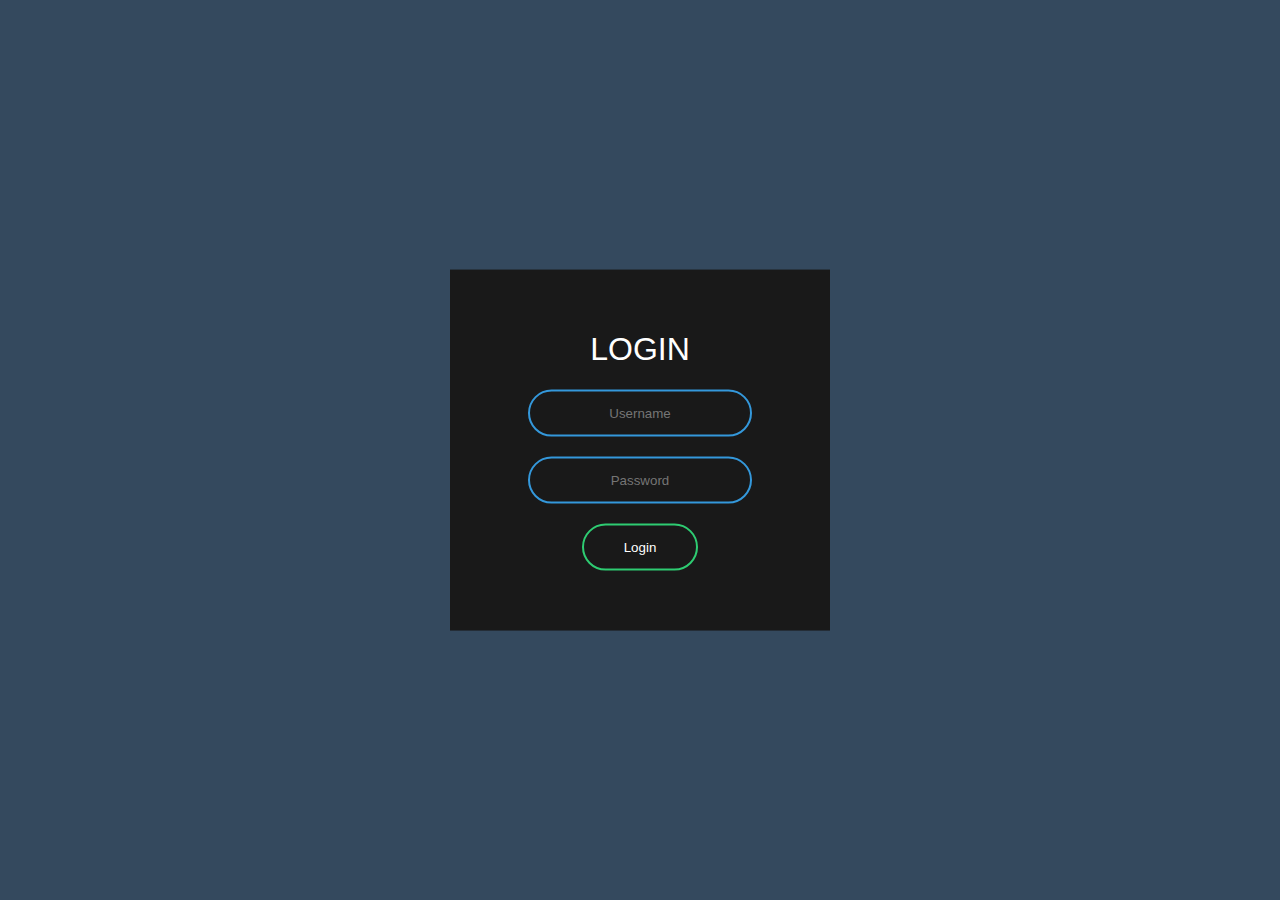
<file: Formulario novo/index.html>
<!DOCTYPE html>
<html>
    <head>
        <meta charset="utf-8">
        <title>Login Animado</title>
        <link rel="stylesheet" href="style.css">
    </head>

    <body>
        
        <form class="box" action="index.html" method="post">
            <h1>Login</h1>
            <input type="text" name="" placeholder="Username">
            <input type="text" name="" placeholder="Password">
            <input type="submit" name="" value="Login">
        </form>

    </body>
</html>
</file>
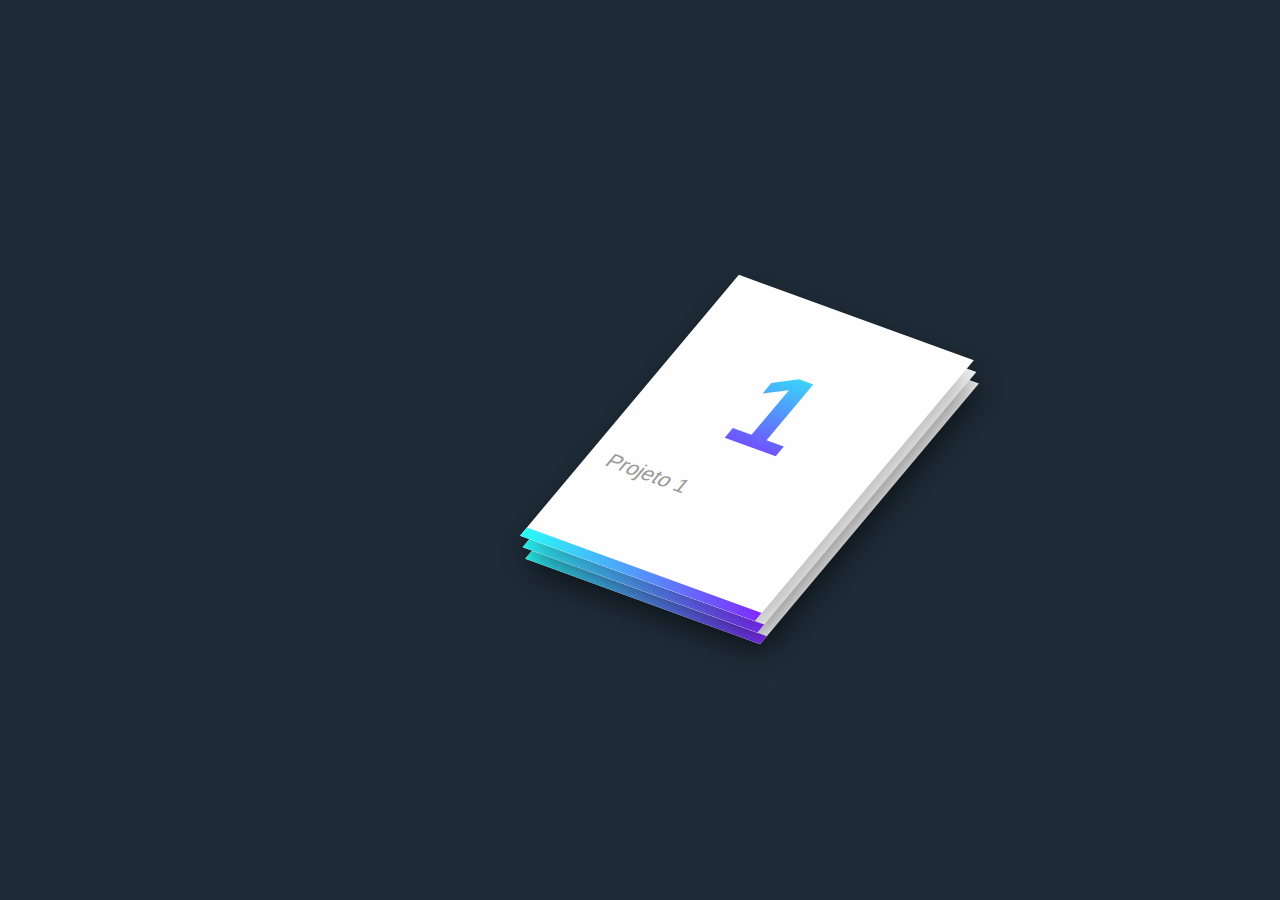
<file: Isometric Card/index.html>
<!DOCTYPE html>
<html>
    <head>
        <meta charset="utf-8">
        <link rel="stylesheet" href="style.css">
        <title>Isometric Cards</title>
    </head>
    <body>
        <ul>
            <li>
                <h1>3</h1>
                <span>Projeto 3</span>
                <a href="C:\Users\caiou\Desktop\Curso FullStack\HTML CSS\awax/home.html"><span>Clique aqui</span></a>
            </li>
            <li>
                <h1>2</h1>
                <span>Projeto 2</span>
                <a href="#"><span>Clique aqui</span></a>
            </li>
            <li>
                <h1>1</h1>
                <span>Projeto 1</span>
                <a href="#"><span>Clique aqui</span></a>
            </li>
        </ul>


    </body>


</html>
</file>
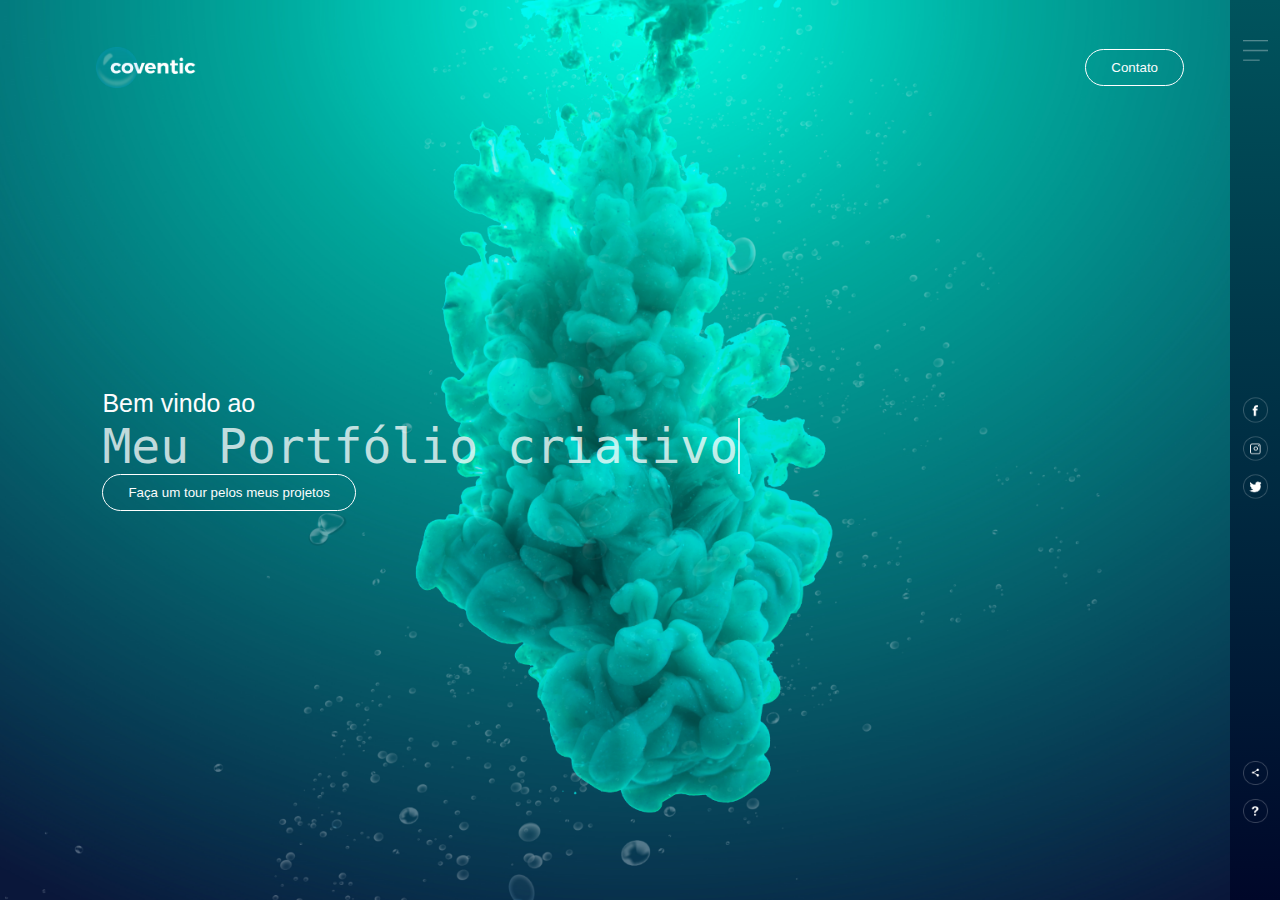
<file: My new portfolio/index.html>
<!DOCTYPE html>
<html>
    <head>
        <title>My new Portfolio</title>
        <link rel="stylesheet" href="style.css">
        <meta charset="utf-8">
    </head>
    <body>
        <div class="hero">
            <div class="navbar">
                <img src="images/logo.png" alt="" class="logo">
                <button type="button" onclick="abrirMenu()">Contato</button>
            </div>
            <div class="content">
                <small>Bem vindo ao</small>
                <p class="line typing-animation">Meu Portfólio criativo</p>
                <button type="button">Faça um tour pelos meus projetos</button>
            </div>
            <div class="side-bar">
                <img src="images/menu.png" alt="" class="menu">

                <div class="social-links">
                    <img src="images/fb.png" alt="">
                    <img src="images/ig.png" alt="">
                    <img src="images/tw.png" alt="">
                </div>
                <div class="useful-links">
                    <img src="images/share.png" alt="">
                    <img src="images/info.png" alt="">
                
                </div>
                <div class="side-menu">
                    <ul>
                        <li><a href="">Home</a></li>
                        <li><a href="">Projetos</a></li>
                        <li><a href="">Quem é Caio?</a></li>
                    </ul>
                </div>
            </div>
            
            <div class="bubbles">
                <img src="images/bubble.png" alt="">
                <img src="images/bubble.png" alt="">
                <img src="images/bubble.png" alt="">
                <img src="images/bubble.png" alt="">
                <img src="images/bubble.png" alt="">
                <img src="images/bubble.png" alt="">
                <img src="images/bubble.png" alt="">
                <img src="images/bubble.png" alt="">
            </div>
        </div>

    </body>
</html>
</file>
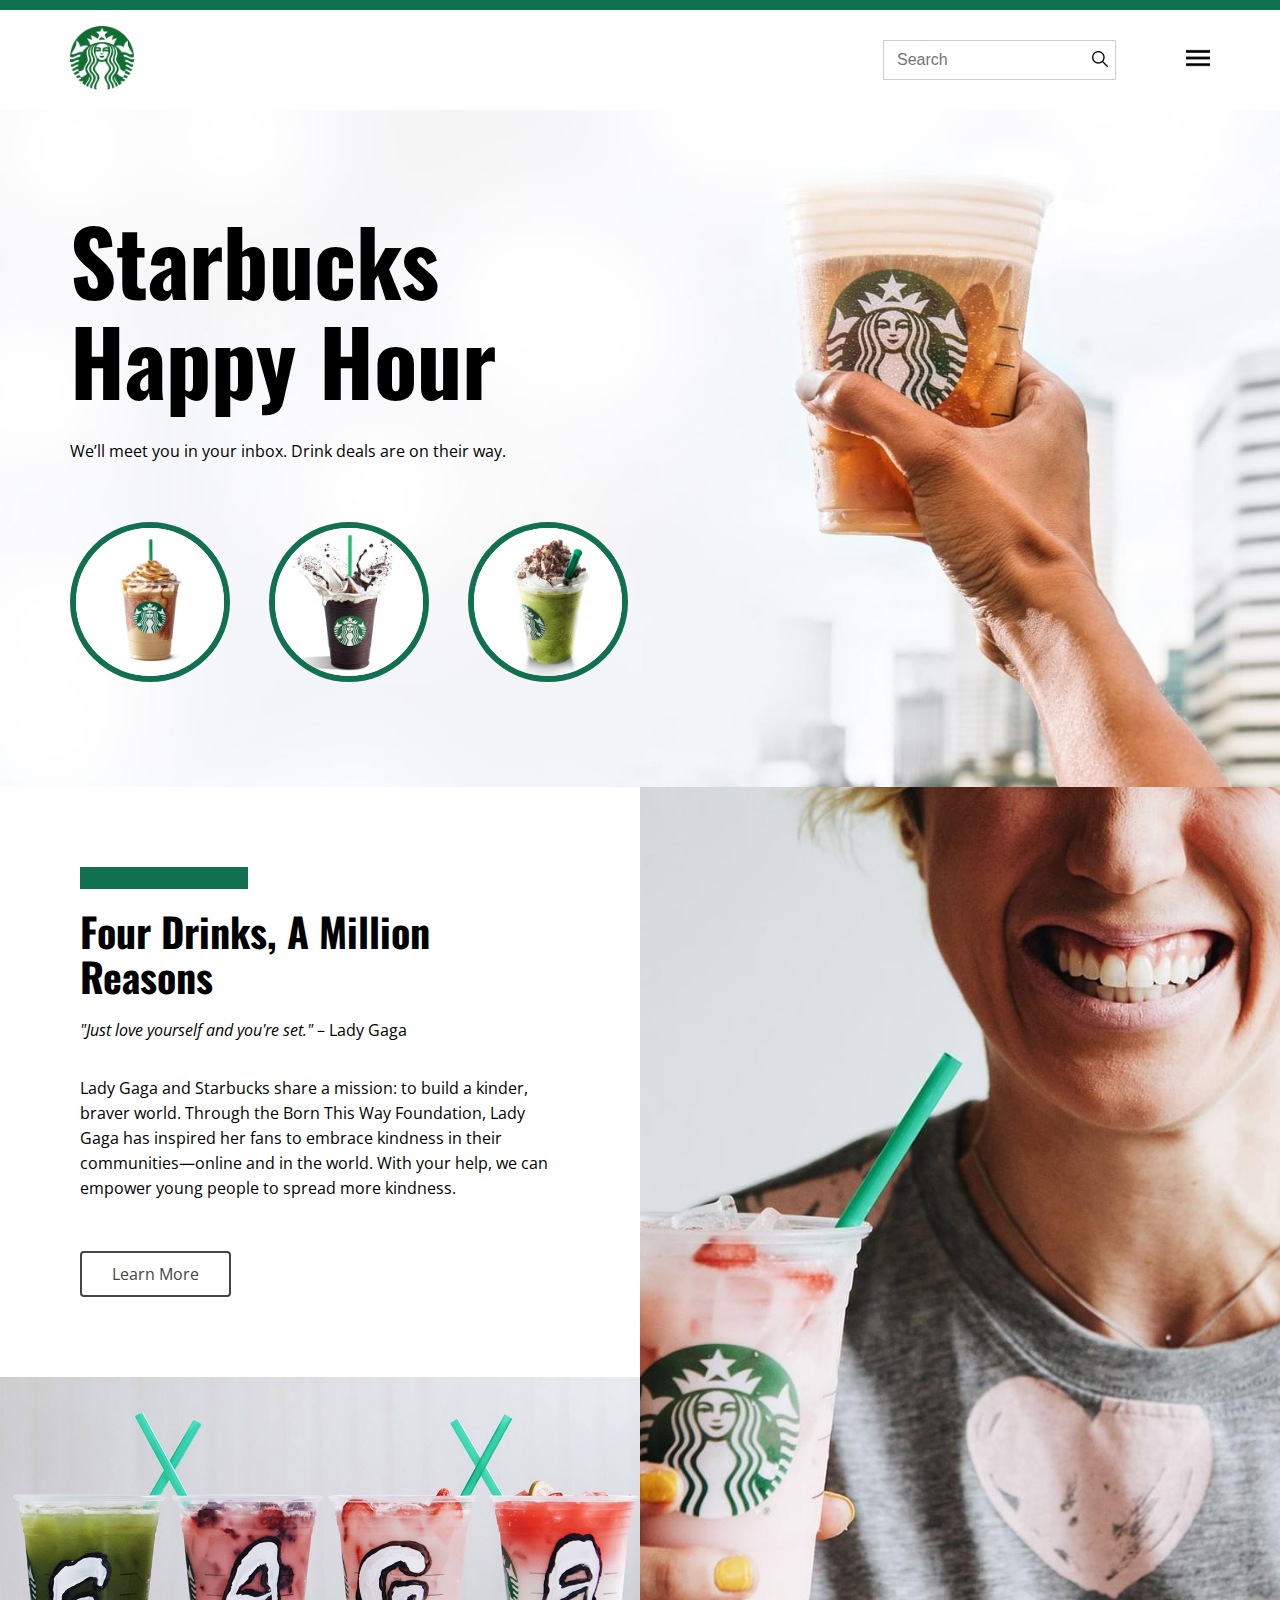
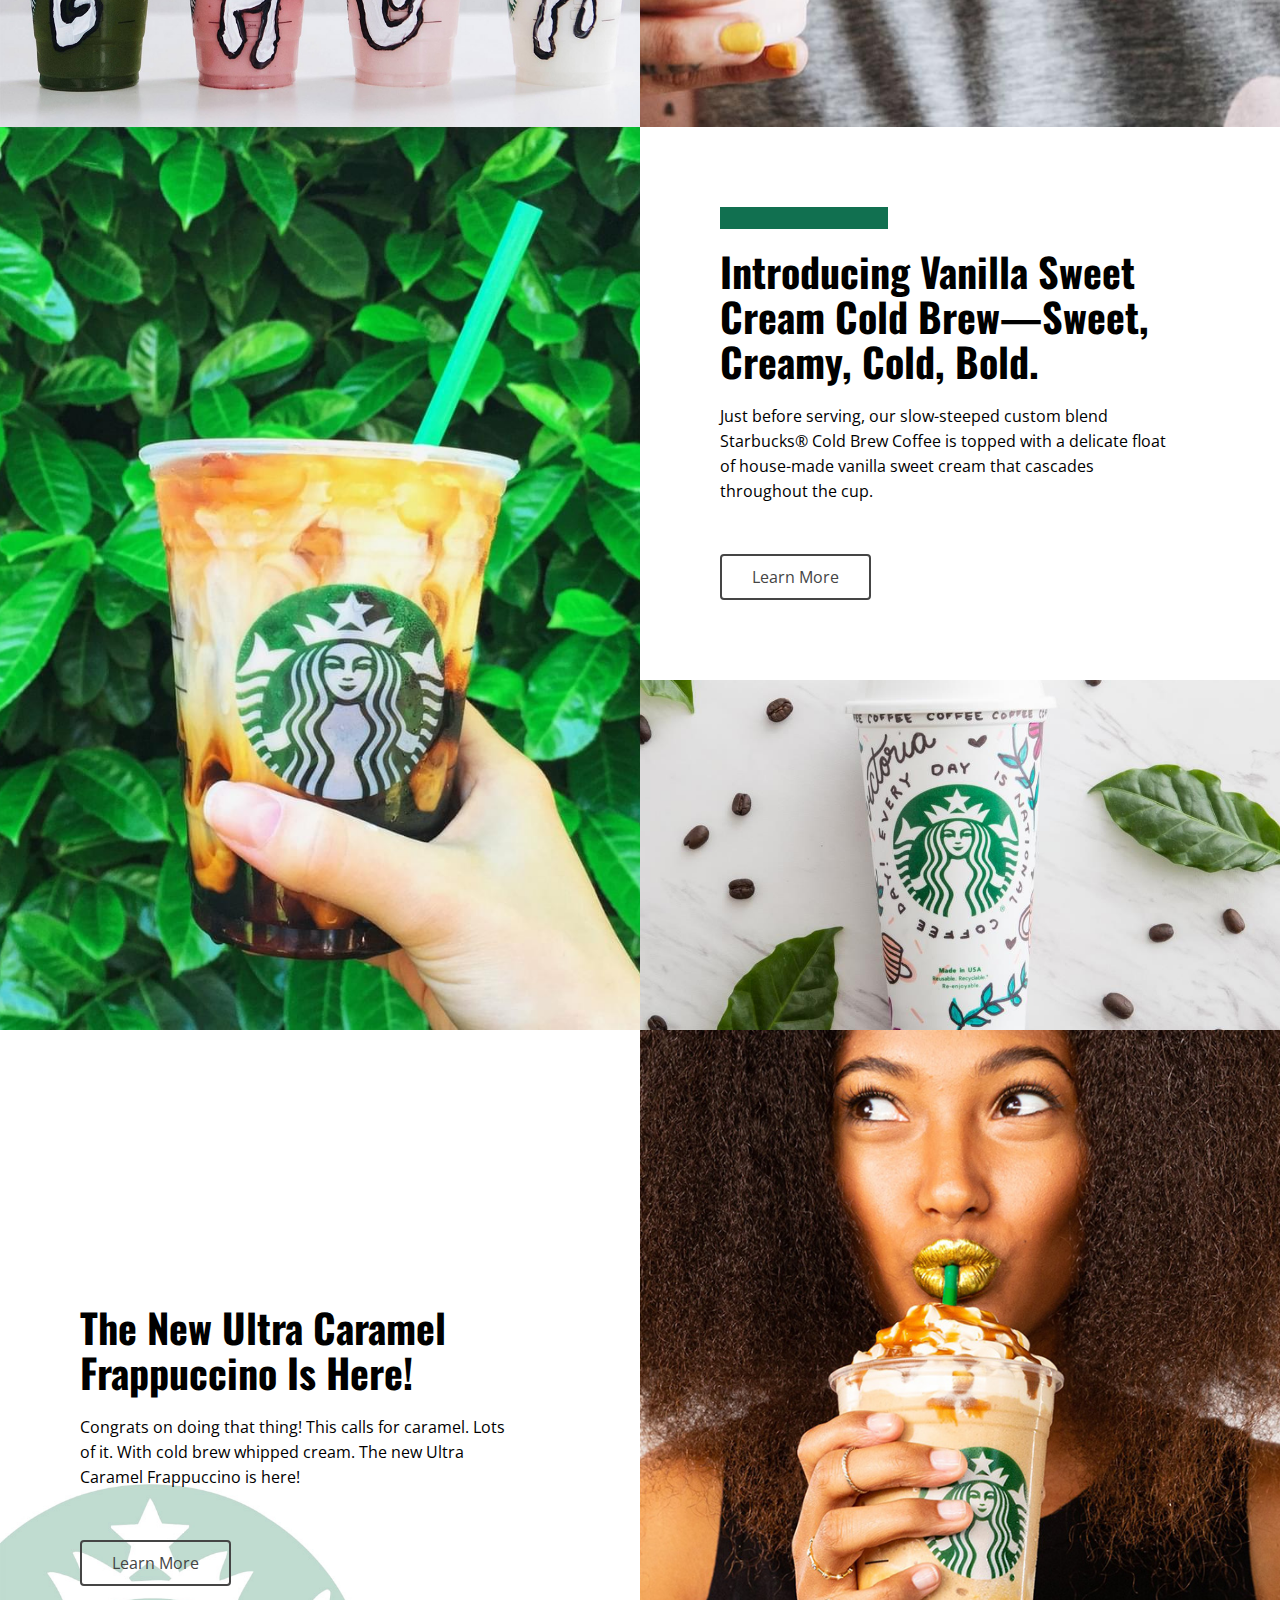
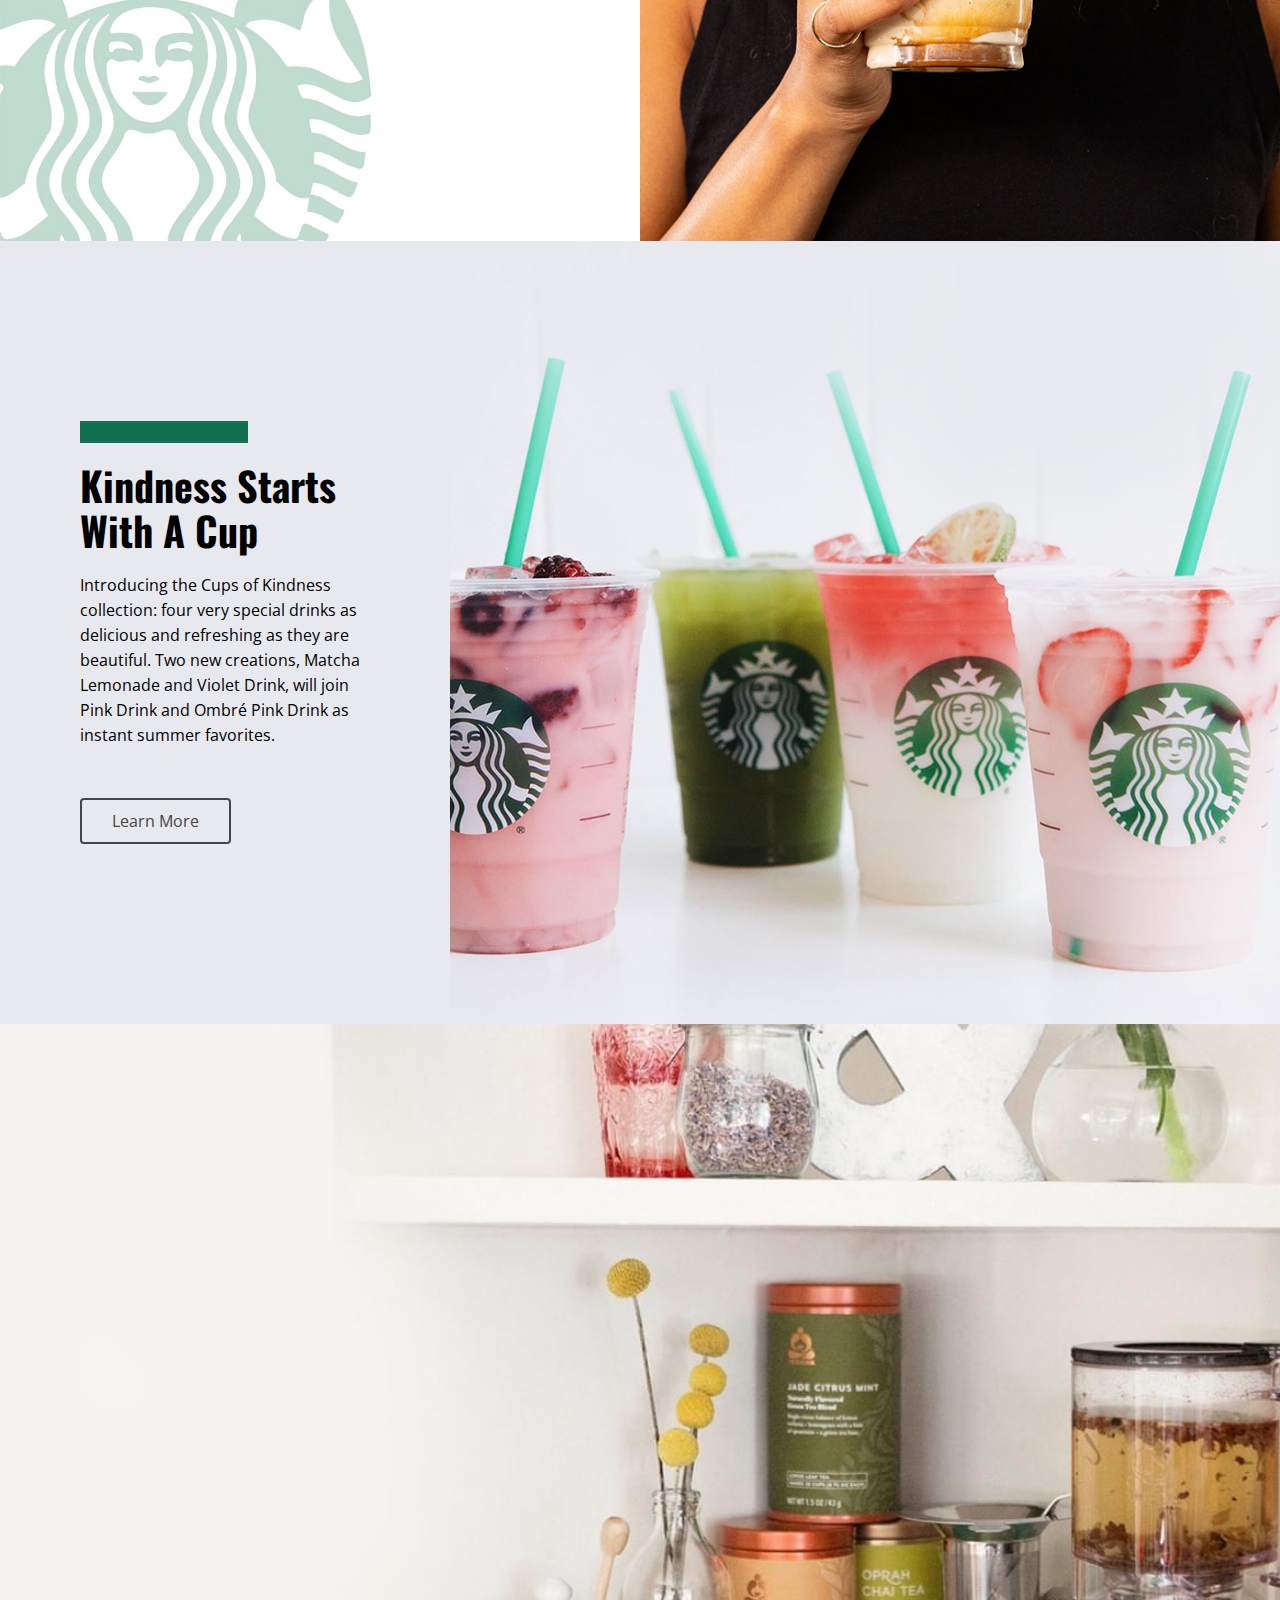
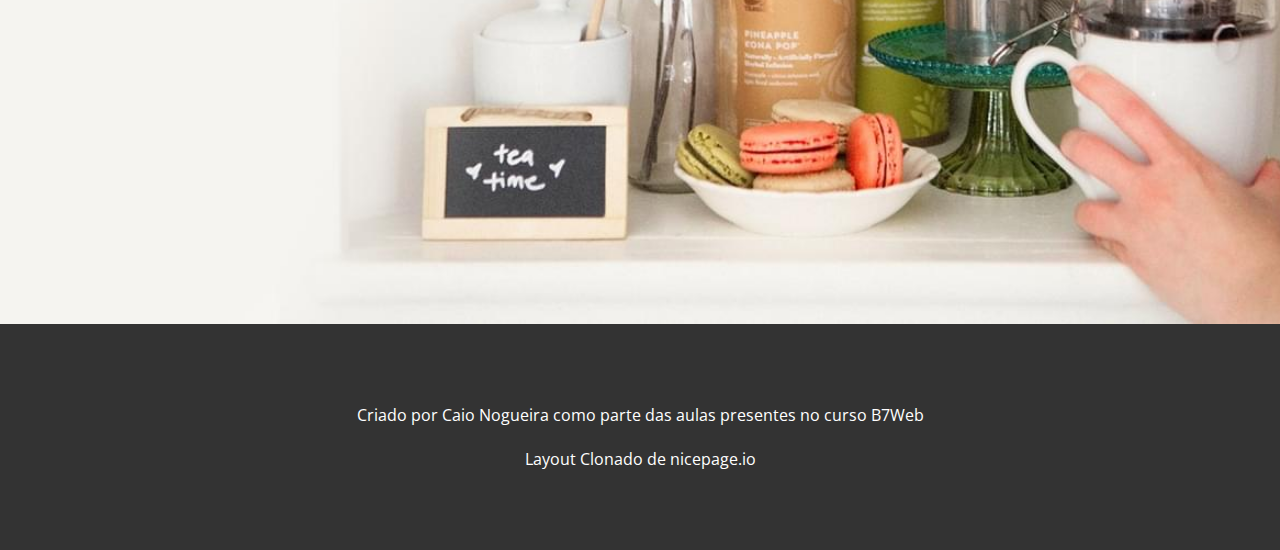
<file: projeto starbucks/index.html>
<!DOCTYPE html>
<html>
<head>
    <meta charset="UTF-8">
    <link rel="stylesheet" href="assets/css/style.css">
    <meta name="viewport" content="width=device-width, initial-scale=1.0">
    <title>Starbucks Project</title>
</head>
<body>
    
    <header> <!-- Começo do cabeçalho da página -->
        <div class="line"></div>
        <div class="container header--area">
                <div class="header-left"> <!-- Logo -->
                    <a href=""><img src="assets/images/logo.png">  </a>
                </div>
                <div class="header--right">
                    <div class="header--search">
                        <form>
                            <input type="search" name="Search" placeholder="Search">
                            <button><!-- Botão de Lupa -->
                                <img src="assets/images/loupe.png">
                            </button>
                        </form>
                    </div>
                    <div class="header--menu">
                        <img src="assets/images/menu.png">
                    </div>
                </div>

        </div>


    </header><!-- Final do cabeçalho da página -->

    <section class="banner"><!-- Começo do banner principal da página -->
        <div class="container">
            <h1>Starbucks <br> Happy Hour</h1>
            <span>We’ll meet you in your inbox. Drink deals are on their way.</span>
            <div class="banner--images">
                <img src="assets/images/c1.jpg" >
                <img src="assets/images/c2.jpg" >
                <img src="assets/images/c3.jpg" >
            </div>
        </div>
    </section> <!-- Final do banner principal da página -->

    <section class="area1">
            <div class="area1--content">
                <div class="bar"></div>
                    <h2>Four Drinks, A Million <br> Reasons</h2>
                    
                    <div class="area1--quote"><em>"Just love yourself and you're set."</em> – Lady Gaga</div>

                    <div class="area1--text"> Lady Gaga and Starbucks share a mission: to build a kinder,<br>
                         braver world. Through the Born This Way Foundation, Lady<br> 
                         Gaga has inspired her fans to embrace kindness in their<br>
                          communities—online and in the world. With your help, we can<br>
                           empower young people to spread more kindness.</div>

                    <a href="" class="button">Learn More</a>
                
            </div><!-- final do conteúdo central da página -->
            <div class="area1--img1"></div>
            <div class="area1--img2"></div>
    </section>


    <section class="area2">
        <div class="area2--content">
            <div class="bar"></div>
                <h2>Introducing Vanilla Sweet Cream Cold Brew—Sweet, Creamy, Cold, Bold.</h2>
                                
                <div class="area2--text"> Just before serving, our slow-steeped custom blend<br> 
                    Starbucks® Cold Brew Coffee is topped with a delicate float<br> 
                    of house-made vanilla sweet cream that cascades<br>
                    throughout the cup.</div>

                <a href="" class="button">Learn More</a>
            
        </div><!-- final do conteúdo central da página -->
        <div class="area2--img1"></div>
        <div class="area2--img2"></div>
</section>

<section class="area3">
    <div class="area3--content">
        <h2>The New Ultra Caramel<br>  
            Frappuccino Is Here!</h2>
            <div class="area3--text">Congrats on doing that thing! This calls for caramel. Lots<br>
                 of it. With cold brew whipped cream. The new Ultra<br>
                  Caramel Frappuccino is here!</div>
            
            
            <a href="" class="button">Learn More</a>
        </div>
    <div class="area3--img1"></div>

</section>


<section class="area4">
    <div class="area4--content">
        <div class="bar"></div>
        <h2>Kindness Starts<br>
            With A Cup</h2>

            <div class="area4--text">Introducing the Cups of Kindness collection:
                 four very special drinks as delicious and refreshing as they are beautiful. 
                 Two new creations, Matcha Lemonade and Violet Drink, will join Pink Drink and 
                 Ombré Pink Drink as instant summer favorites.
                </div>


                <a href="" class="button">Learn More</a>
    </div>
    <div class="area4--img1"> </div>

</section>

<section class="area5"></section>


<footer>
    Criado por Caio Nogueira como parte das aulas presentes no curso B7Web<br><br>
    Layout Clonado de nicepage.io
</footer>



</body>
</html>
</file>
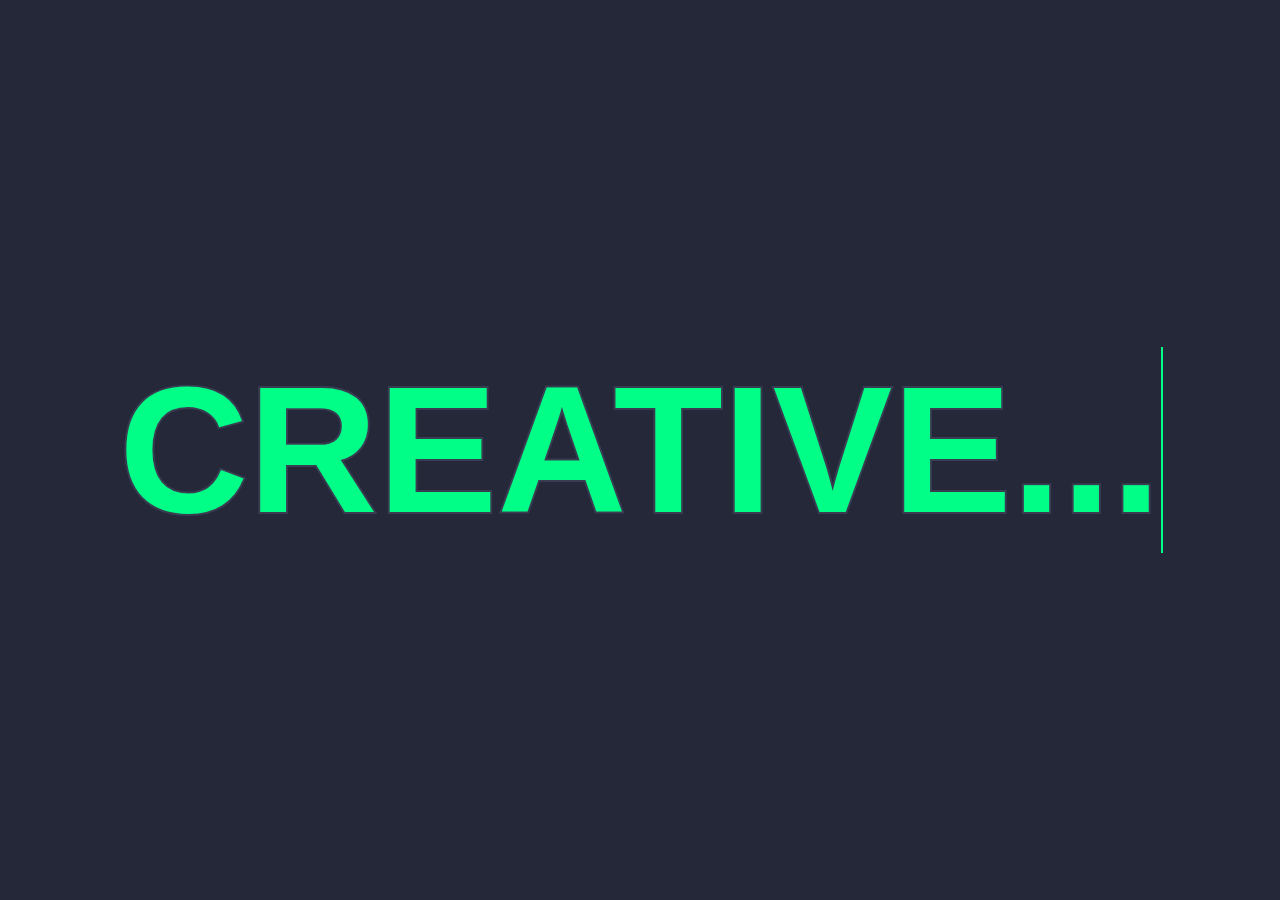
<file: Teste animação/index.html>
<!DOCTYPE html>
<html>
    <head>
        <meta charset="utf-8">
        <title>CSS Text Animation Effects</title>
        <link rel="stylesheet" href="style.css">
    </head>

    <body>
        <h2 data-text="Creative...">Creative...</h2>
    </body>
</html>
</file>
<file: Formulario novo/style.css>
body {
    margin: 0;
    padding: 0;
    font-family: sans-serif;
    background: #34495e;
}

.box {
    width: 300px;
    padding: 40px;
    position: absolute;
    top: 50%;
    left: 50%;
    transform: translate(-50%,-50%);
    background: #191919;
    text-align: center;

}
.box h1 {
    color: white;
    text-transform: uppercase;
    font-weight: 500;

}

.box input[type = "text"], .box input [type = "password"] {
    border: 0;
    background: none;
    display: block;
    margin: 20px auto;
    text-align: center;
    border: 2px solid #3498db;
    padding: 14px 10px;
    width: 200px;
    outline: none;
    color: white;
    border-radius: 24px;
    transition: 0.25s;
}
.box input[type = "text"]:focus, .box input [type = "password"]:focus {
    width: 280px;
    border-color: #2ecc72;

}

.box input[type = "submit"] {
    border: 0;
    background: none;
    display: block;
    margin: 20px auto;
    text-align: center;
    border: 2px solid #2ecc72;
    padding: 14px 40px;
    outline: none;
    color: white;
    border-radius: 24px;
    transition: 0.25s;
    cursor: pointer;
}

.box input[type = "submit"]:hover {
    background: #2ecc71;
    
}
</file>
<file: Isometric Card/style.css>
html, body * {
    margin: 0;
    padding: 0;
    box-sizing: border-box;
}

body {
    background-color: #1f2c38;
    font-family: Arial, "Helvetica Neue", Helvetica, sans-serif;
}
ul {
    list-style: none;
    text-align: center;
    position: absolute;
    left: 50%;
    top: 50%;
    margin-left: -125px;
    margin-top: -180px;
}
h1, span, a {
    z-index: 99;
    position: relative;

}
ul li {
    display: block;
    position: absolute;
    background-color: #fefefe;
    width: 250px;
    height: 320px;
    top: 0;
    left: 0;
    transform: rotate(10deg) skew(-60deg);
    transform-origin: bottom center;
    box-shadow: 10px 10px 30px rgba(0, 0, 0, 0.3);
    transition: .4s;
    z-index: -1;
    overflow: hidden;
}
ul li:after {
    content: '';
    position: absolute;
    bottom: 0;
    left: 0;
    width: 100%;
    height: 10px;
    background: rgb(40, 255, 247);
    background: -moz-linear-gradient(45deg, rgba(40,255,247,1) 0%, rgba(129, 40, 255,1) 100%);
    background: -webkit-linear-gradient(45deg, rgba(40,255,247,1) 0%, rgba(129, 40, 255,1) 100%);
    background: linear-gradient(45deg, rgba(40,255,247,1) 0%, rgba(129, 40, 255,1) 100%);
    transition: .6s;
}

ul li h1 {
    font-size: 7.3em;
    background: -webkit-linear-gradient(#28fff7, #8128ff);
    -webkit-background-clip: text;
    -webkit-text-fill-color: transparent;
    margin-top: 50px;
    transition: .4s;
}
ul li > span {
    font-size: 1.3em;
    color: #999999;
}
ul li a {
    display: inline-block;
    padding: 10px 20px;
    top: 40px;
    border: 1px solid #fff;
    transition: all .7s cubic-bezier(0.60,0,0.265, 1.55);
    color: #fff;
    text-decoration: none;
    transform: scale(0);
    position: relative;
    overflow: hidden;
}

ul li a:after {
    content: '';
    position: absolute;
    left: 0;
    bottom: 0;
    width: 100%;
    height: 0%;
    transform-origin: center top;
    background-color: rgba(0, 0, 0, 0.3);
    border-radius: 100% 0 0 0 ;
    transition: all 0.6s linear;
}
ul li:hover a:hover:after {
    height: 1000%;
    width: 100%;
    position: absolute;
}
ul li a:hover {
    border-color: transparent;
    transform: scale(1.2) !important;
}
ul li:nth-child(1) {
    transform: rotate(20deg) skew(-20deg) translate(10px, 10px);
}
ul li:nth-child(2) {
    transform: rotate(20deg) skew(-20deg) translate(0px, 0px);
}
ul li:nth-child(3) {
    transform: rotate(20deg) skew(-20deg) translate(-10px, -10px);
}
ul:hover li:nth-child(1) {
    transform: rotate(40deg) skew(0) translate(100px,0)
}
ul:hover li:nth-child(2) {
    transform: rotate(0) skew(0)
}
ul:hover li:nth-child(3) {
    transform: rotate(-40deg) skew(0) translate(-100px,0)
}

ul:hover li:hover {
    z-index: 9;
    background-color: #0e1826;
    box-shadow: 10px 10px 40px rgba(0, 0, 0, 0.5);
}
ul:hover li:hover a {
    top: 30px;
    transform: scale(1);
}
ul:hover li:hover:after {
    height: 100%;
}

ul:hover li:hover * {
    color: #fff;
    background: -webkit-linear-gradient(#fff,#fff);
    -webkit-background-clip: text;
    -webkit-text-fill-color: transparent;
}
</file>
<file: My new portfolio/style.css>
*{
    margin: 0;
    padding: 0;
    font-family: sans-serif;
}



.hero {
    width: 100%;
    height: 100vh;
    background-image: url('images/background.png');
    background-size: cover;
    background-position: center;
    position: relative;
    overflow: hidden;
}
.navbar {
    width: 85%;
    height: 15%;
    margin: auto;
    display: flex;
    align-items: center;
    justify-content: space-between;
}
.logo {
    width: 100px;
    cursor: pointer;
}
button {
    color: #fbfcfd;
    padding: 10px 25px;
    background: transparent;
    border: 1px solid #fff;
    border-radius: 20px;
    outline: none;
    cursor: pointer;
}
button:hover {
    background-color: #00545d;
    border: 1px solid transparent;
}
small {
    font-size: 25px;
}

.content {
    color:#fbfcfd;
    position: absolute;
    top: 50%;
    left: 8%;
    transform: translateY(-50%);
    z-index: 2;
}
h1 {
    font-size: 80px;
    margin: 10px 0 30px;
    line-height: 80px;
}
.side-bar {
    width: 50px;
    height: 100vh; 
    background: linear-gradient(#00545d, #000729);
    position: absolute;
    right: 0;
    top: 0;
}
.side-menu {
    display: none;
    
}
.side-menu ul {
    list-style-type: none;
}
.side-menu a {
    text-decoration: none;
    color: white;
}

.menu {
    display: block;
    width: 25px;
    margin: 40px auto 0;
    cursor: pointer;
}

.social-links img, .useful-links img {
    width: 25px;
    margin: 5px auto;
    cursor: pointer;
}
.social-links {
    width: 50px;
    text-align: center;
    position: absolute;
    top: 50%;
    transform: translateY(-50%);
}
.useful-links {
    width: 50px;
    text-align: center;
    position: absolute;
    bottom: 30px;
    transform: translateY(-50%);
}

.bubbles img {
    width: 50px;
    animation: bubble 7s linear infinite;
}
.bubbles {
    width: 100%;
    display: flex;
    align-items: center;
    justify-content:space-around ;
    position: absolute;
    bottom: -50px;
}

@keyframes bubble {
    0% {
        transform: translateY(0);
        opacity: 0;
    }
    50% {
        
        opacity: 1;
    }
    70% {
        
        opacity: 1;
    }
    100% {
        transform: translateY(-80vh);
        opacity: 0;
    }
}

.bubbles img:nth-child(1) {
    animation-delay: 2s;
}
.bubbles img:nth-child(2) {
    animation-delay: 1s;
    width: 25px;
}
.bubbles img:nth-child(3) {
    animation-delay: 3s;
}
.bubbles img:nth-child(4) {
    animation-delay: 4.5s;
    width: 35px;
}
.bubbles img:nth-child(5) {
    animation-delay: 3s;
}
.bubbles img:nth-child(6) {
    animation-delay: 6s;
}
.bubbles img:nth-child(7) {
    animation-delay: 7s;
    width: 20px;
}



.line {
    border-right: 2px solid rgba(255, 255, 255, .75);
    color: rgba(255, 255, 255, .75);
    font-family: 'Special Elite', monospace;
    font-size: 3em;
    margin: 0 auto;
    white-space: nowrap;
    overflow: hidden;
}

.typing-animation {
    animation: blinkCursor 800ms steps(45) infinite normal, 
    typing 4s steps(45) 1s normal both;
}

@keyframes typing {
    from {
        width: 0;
    }
    to {
        width: 12em;
    }
}

@keyframes blinkCursor {
    from {
        border-right-color: rgba(255,255,255,.75)

    }
    to {
        border-right-color:transparent ;
    }
}
</file>
<file: projeto starbucks/assets/css/style.css>
@import url('https://fonts.googleapis.com/css2?family=Open+Sans:ital@0;1&family=Oswald:wght@400;700&display=swap');

body {
    font-family: 'Open sans', sans-serif;
    margin: 0;
}

.container {
    max-width: 1140px;
    margin: auto;

}
.button {
    display: inline-block;
    border: 2px solid #454545;
    padding: 10px 30px;
    border-radius: 4px;
    color: #454545;
    text-decoration: none;
}
.button:hover {
    color: #fff;
    background-color: #454545;
}
.bar {
    background-color: #117050;
    width: 168px;
    height: 22px;
}
h1 {
    font-size:90px ;
    font-weight: bold;
    font-family: 'Oswald', sans-serif;
    line-height: 100px;
    margin: 0;
    margin-bottom: 30px;
}
h2 {
    font-size:40px ;
    font-weight: bold;
    font-family: 'Oswald', sans-serif;
    margin: 0;
    line-height: 45px;
    margin: 20px 0px;
}
header .line {
    background-color: #117050;
    height: 10px;
}
.header--area {
    display: flex;
    justify-content: space-between;
    height: 100px;
    align-items: center;

}
.header--right {
    display: flex;
    align-items: center;
}
.header-left img {
    width: 64px;
    height: 64px;
}
.header--search form {
    display: flex;
}
.header--search input {
    font-size: 16px;
    padding: 10px 13px;
    border: 1px solid #ccc;
    outline: 0;
    width: 100%;
    max-width: 250px;
}
.header--search button {
    border: 0;
    background: transparent;
    margin-left: -30px;
    cursor: pointer;
}
.header--search button img {
    width: 16px;
    height: 16px;
}
.header--menu {
    margin-left: 70px;
    cursor: pointer;
}
.header--menu img {
    width: 24px;
    height: 24pxs;
}



.banner {
    background-image: url('../images/bg.jpg');
    background-position: center;
    background-size: cover;
    padding-top: 100px;
    padding-bottom: 100px;
}
.banner h1 {
    font-size:90px ;
    font-weight: bold;
    font-family: 'Oswald', sans-serif;
    line-height: 100px;
    margin: 0;
    margin-bottom: 30px;
}
.banner .banner--images img {
    width: 148px;
    height: 148px;
    border: 6px solid #117050;
    border-radius: 50%;
    margin-right: 35px;
}
.banner .banner--images {
    margin-top: 60px;
}


.area1 {
    display: grid;
    grid-template-columns: repeat(2, 1fr);
}
.area1--content {
    padding: 80px;
}
.area1--text {
    margin-bottom: 50px;
    line-height: 25px;

}
.area1--img1 {
    height: 350px;
    display: flex;
    background-image: url('../images/f2.jpg');
    background-position: center;
    background-size: cover;
}
.area1--img2 {
    
    grid-column: 2/3;
    grid-row: 1/3;
    background-image: url('../images/f1.jpg');
    background-position: center;
    background-size: cover;
}
.area1--quote {
    margin-bottom: 35px;
}




.area2 {
    display: grid;
    grid-template-columns: repeat(2, 1fr);
}
.area2--content {
    padding: 80px;
}
.area2--text {
    margin-bottom: 50px;
    line-height: 25px;
    
}
.area2--img1 {
    height: 350px;
    display: flex;
    background-image: url('../images/f4.jpg');
    background-position: center;
    background-size: cover;
}
.area2--img2 {
    
    grid-column: 1/2;
    grid-row: 1/3;
    background-image: url('../images/f3.jpg');
    background-position: center;
    background-size: cover;
}










.area3 {
    display: grid;
    grid-template-columns: repeat(2, 1fr);
}
.area3--content {
    padding: 255px 80px;
    background-image: url('../images/bg2.jpg');
    background-position: left;
    background-size: cover;
}
.area3--text {
    margin-bottom: 50px;
    line-height: 25px;
    
}
.area3--img1 {
    
    background-image: url('../images/f5.jpg');
    background-position: center;
    background-size: cover;
}

.area4 {
    display: grid;
    grid-template-columns: 450px 1fr;
    background-color: #e8e9ee;
}
.area4--content {
    padding: 180px 80px;
}
.area4--text {
    margin-bottom: 50px;
    line-height: 25px;
}
.area4--img1 {
    background-image: url('../images/bg3.jpg');
    background-position: center;
    
}

.area5 {
    background-image: url('../images/bg4.jpg');
    background-position: center;
    height: 900px;
    background-size: cover;
}


footer {
    background-color: #333;
    color: white;
    padding: 80px;
    text-align: center;
}




@media (min-width:769px ) and (max-width:1140px ) {
    .container {
        padding-left:20px ;
        padding-right: 20px;
    }
}
@media (min-width:426px ) and (max-width:768px ) {
    .container {
        padding-left:20px ;
        padding-right: 20px;
    }
    .area1 {
        grid-template-columns: 3fr 2fr;
    }
    .area2 {
        grid-template-columns: 2r 3fr;
    }
    .area3 {
        grid-template-columns: 3r 2fr;
    }
}
@media (max-width:425px ) {
    .container {
        padding-left:20px ;
        padding-right: 20px;
    }
    .header--search input {
        max-width: 150px;
    }

    h1 {
        font-size: 60px;
        line-height: 40px;
    }
    .banner--images img {
        width: 70px;
        height: 70px;
        border:3px solid #117050 ;
        border-radius:50% ;
        margin-right:10px ;
    }
}
</file>
<file: Teste animação/style.css>
@import url('https://fonts.googleapis.com/css2?family=Poppins:wght@700display=swap');

* {
    margin: 0;
    padding: 0;
    font-family: 'Popins', sans-serif;
}
body {
    display: flex;
    justify-content: center;
    align-items: center;
    min-height: 100vh;
    background: #252839;
}
h2 {
    position: relative;
    font-size: 14vw;
    color: #252839;
    -webkit-text-stroke: 0.3vw #383d52;
    text-transform: uppercase;
}
h2::before {
    content: attr(data-text);
    position: absolute;
    top: 0;
    left: 0;
    width: 100%;
    height: 100%;
    color: #01fe87;
    -webkit-text-stroke: 0vw #383d52;
    border-right: 2px solid #01fe87;
    overflow: hidden;
    animation: animate 6s linear infinite;
}

@keyframes animate {
    0%,10%,100% {
        width: 0;
    }
    70%, 90% {
        width: 100%;
    }
}
</file>
